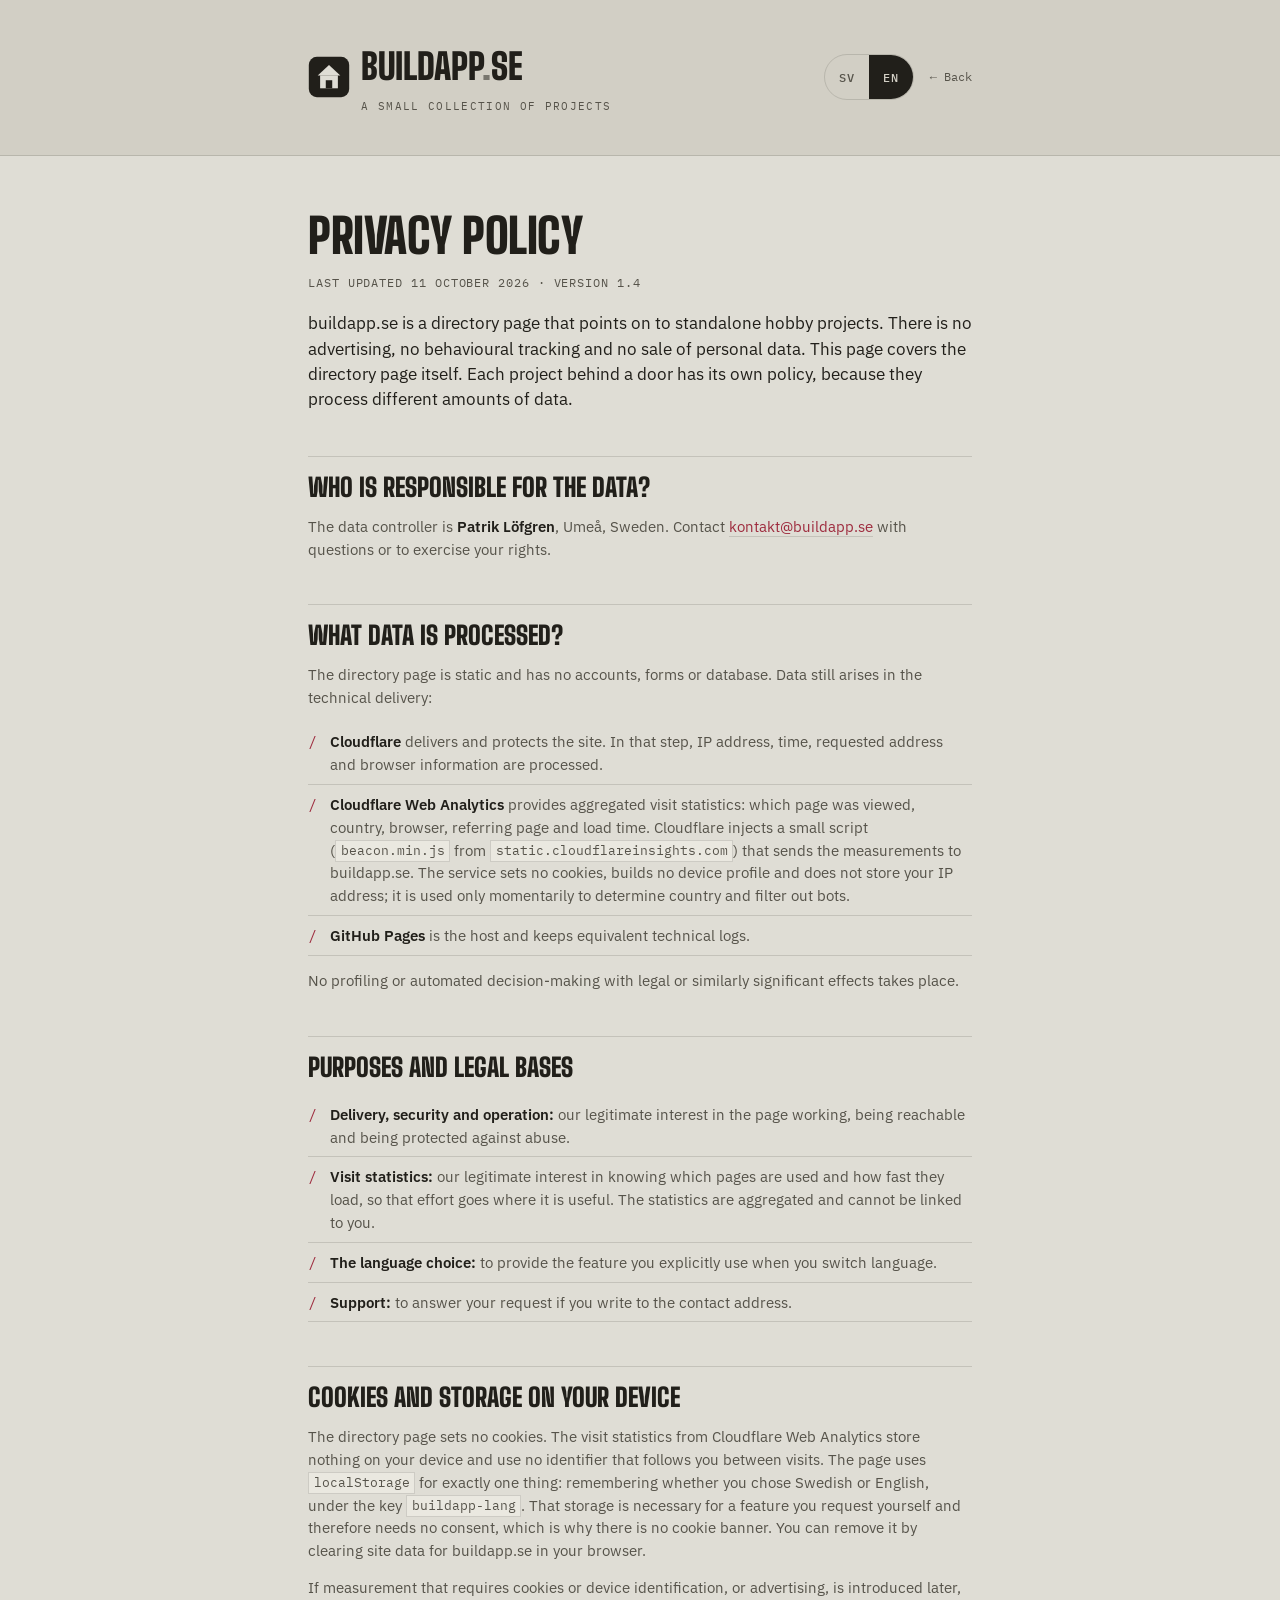
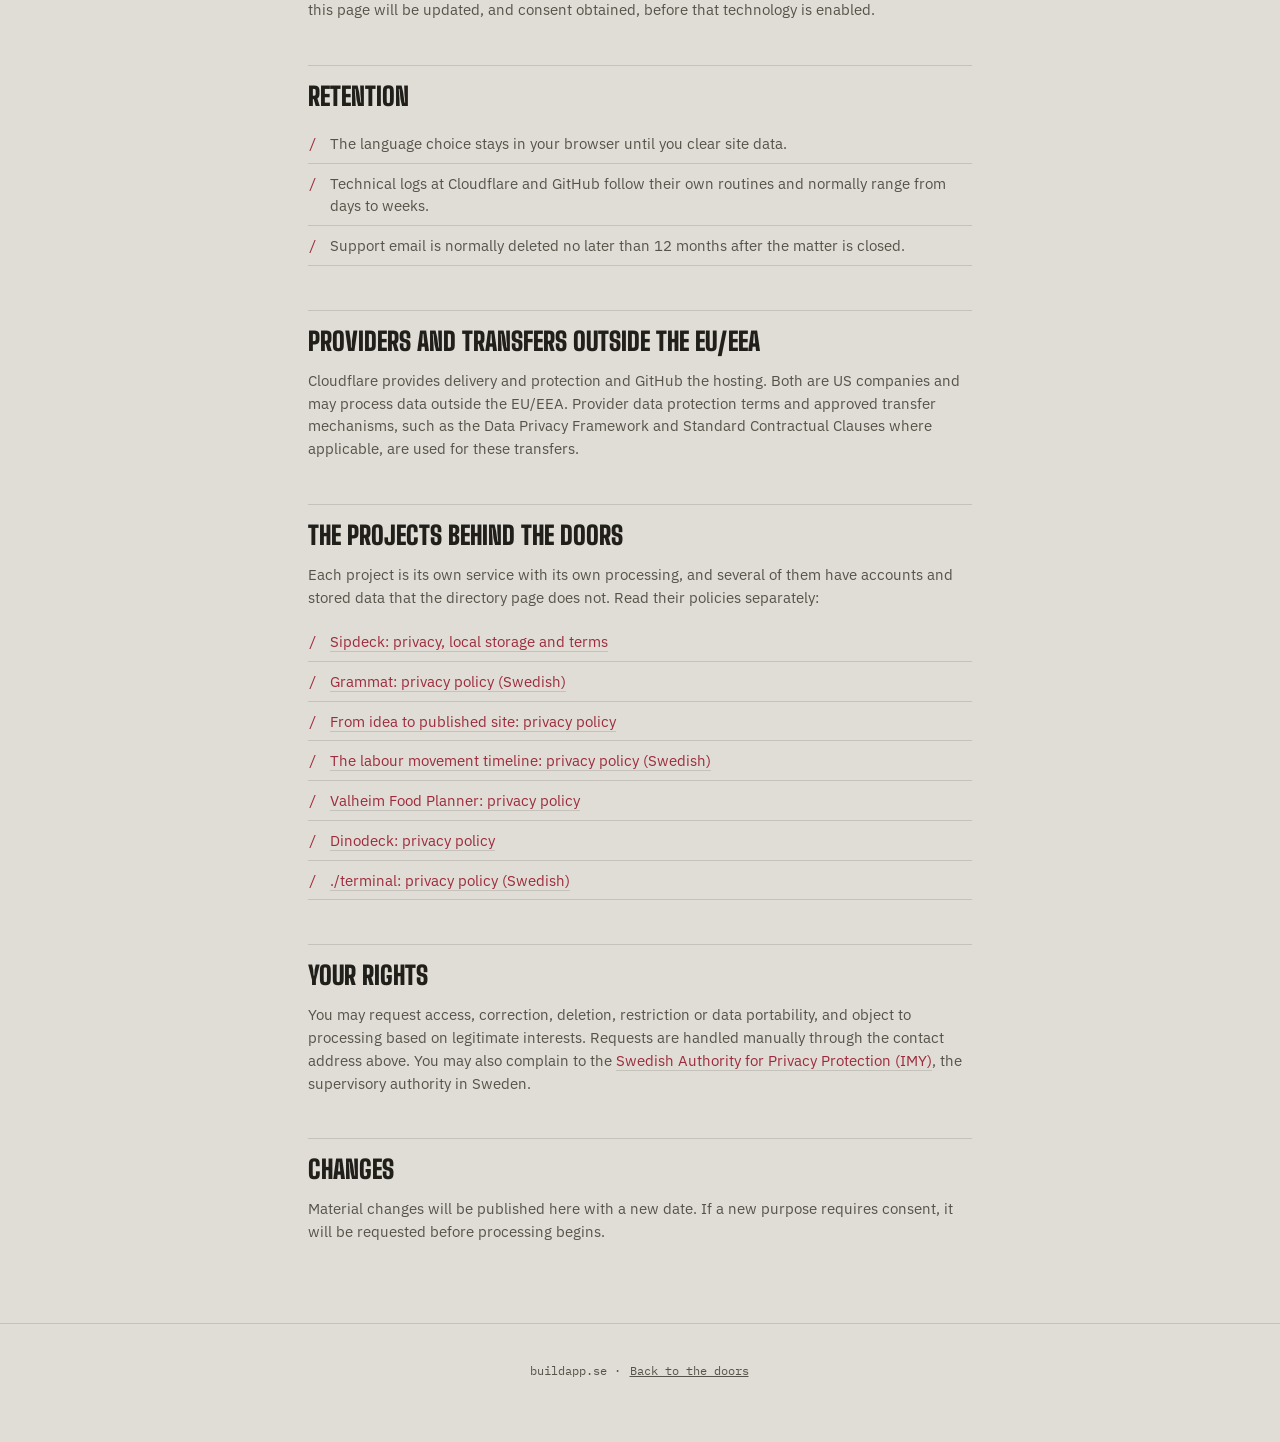
<file: integritet.html>
<!doctype html>
<html lang="sv">
<head>
<meta charset="UTF-8">
<meta name="viewport" content="width=device-width, initial-scale=1.0">
<title>Integritetspolicy | buildapp.se</title>
<meta name="description" content="Hur buildapp.se behandlar personuppgifter: vad som samlas in när du besöker katalogsidan, varför, hur länge och vilka rättigheter du har.">
<link rel="canonical" href="https://buildapp.se/integritet.html">
<link rel="icon" type="image/svg+xml" href="/favicon.svg">
<link rel="icon" type="image/png" sizes="32x32" href="/assets/icon-32.png">
<link rel="apple-touch-icon" href="/assets/icon-192.png">

<meta property="og:type" content="website">
<meta property="og:site_name" content="buildapp.se">
<meta property="og:title" content="Integritetspolicy | buildapp.se">
<meta property="og:description" content="Hur buildapp.se behandlar personuppgifter: vad som samlas in när du besöker katalogsidan, varför, hur länge och vilka rättigheter du har.">
<meta property="og:url" content="https://buildapp.se/integritet.html">
<meta property="og:image" content="https://buildapp.se/assets/og-image.png">
<meta property="og:image:width" content="1200">
<meta property="og:image:height" content="630">
<meta property="og:image:type" content="image/png">
<meta property="og:locale" content="sv_SE">
<meta name="twitter:card" content="summary_large_image">
<meta name="twitter:title" content="Integritetspolicy | buildapp.se">
<meta name="twitter:description" content="Hur buildapp.se behandlar personuppgifter: vad som samlas in när du besöker katalogsidan, varför, hur länge och vilka rättigheter du har.">
<meta name="twitter:image" content="https://buildapp.se/assets/og-image.png">

<link rel="preload" href="/assets/fonts/big-shoulders-display.woff2" as="font" type="font/woff2" crossorigin>
<link rel="preload" href="/assets/fonts/ibm-plex-sans.woff2" as="font" type="font/woff2" crossorigin>
<style>
/* Egenhostade typsnitt (latin), SIL OFL 1.1. Inline i stället för en länk till assets/fonts.css (en renderblockerande begäran mindre); håll i takt med den filen, som og.source.html använder. */
@font-face{font-family:'Big Shoulders Display';font-style:normal;font-weight:700;font-display:swap;src:url(/assets/fonts/big-shoulders-display.woff2) format('woff2')}
@font-face{font-family:'Big Shoulders Display';font-style:normal;font-weight:900;font-display:swap;src:url(/assets/fonts/big-shoulders-display.woff2) format('woff2')}
@font-face{font-family:'IBM Plex Sans';font-style:normal;font-weight:400;font-display:swap;src:url(/assets/fonts/ibm-plex-sans.woff2) format('woff2')}
@font-face{font-family:'IBM Plex Sans';font-style:normal;font-weight:500;font-display:swap;src:url(/assets/fonts/ibm-plex-sans.woff2) format('woff2')}
@font-face{font-family:'IBM Plex Sans';font-style:normal;font-weight:600;font-display:swap;src:url(/assets/fonts/ibm-plex-sans.woff2) format('woff2')}
@font-face{font-family:'IBM Plex Mono';font-style:normal;font-weight:400;font-display:swap;src:url(/assets/fonts/ibm-plex-mono-400.woff2) format('woff2')}
@font-face{font-family:'IBM Plex Mono';font-style:normal;font-weight:500;font-display:swap;src:url(/assets/fonts/ibm-plex-mono-500.woff2) format('woff2')}
</style>
<style>
:root{
  --wall:#DFDDD5; --wall-2:#D2CFC5; --surface:#EAE8E0;
  --ink:#211F1A; --ink-2:#56534A; --line:rgba(33,31,26,.14);
  --accent:#9E2B3E;
  --font-display:'Big Shoulders Display',sans-serif;
  --font-body:'IBM Plex Sans',sans-serif;
  --font-mono:'IBM Plex Mono','Courier New',monospace;
}
@media (prefers-color-scheme: dark){
  :root{
    --wall:#18181A; --wall-2:#222224; --surface:#201F1F;
    --ink:#EDEAE2; --ink-2:#9C978A; --line:rgba(237,234,226,.14);
    --accent:#D97083;
  }
}
*,*::before,*::after{box-sizing:border-box;margin:0;padding:0}
body{background:var(--wall);color:var(--ink);font-family:var(--font-body);line-height:1.5;-webkit-font-smoothing:antialiased}
a{color:inherit}
:focus-visible{outline:2px solid var(--ink);outline-offset:3px}

.wrap{max-width:760px;margin:0 auto;padding-left:clamp(1.25rem,4vw,3rem);padding-right:clamp(1.25rem,4vw,3rem)}

/* Skylten är samma som på katalogsidan, så man vet att man är kvar i huset. */
.street-sign{background:var(--wall-2);border-bottom:1px solid var(--line)}
.sign-row{display:flex;flex-wrap:wrap;justify-content:space-between;align-items:center;gap:1rem;padding-top:clamp(1.5rem,4vw,2.5rem);padding-bottom:clamp(1.5rem,4vw,2.5rem)}
.brand{flex:1 1 min-content;max-width:max-content;display:flex;align-items:center;gap:.7em;text-decoration:none}
.brand-icon{flex-shrink:0;width:clamp(34px,6vw,42px);height:clamp(34px,6vw,42px)}
.wordmark{font-family:var(--font-display);font-weight:900;font-size:clamp(1.5rem,4vw,2.25rem);letter-spacing:-.01em;text-transform:uppercase}
.wordmark .dot{opacity:.5}
.eyebrow{display:block;font-family:var(--font-mono);font-size:.7rem;letter-spacing:.12em;text-transform:uppercase;color:var(--ink-2);margin-top:.35em}
.sign-right{display:flex;flex-wrap:wrap;align-items:center;gap:1rem;flex-shrink:0}
.lang-toggle{display:flex;border:1.5px solid var(--line);border-radius:100px;overflow:hidden;flex-shrink:0}
.lang-toggle button{background:transparent;border:0;cursor:pointer;padding:.4em .9em;min-height:44px;min-width:44px;font-family:var(--font-mono);font-size:.72rem;font-weight:500;letter-spacing:.06em;color:var(--ink-2)}
.lang-toggle button.active{background:var(--ink);color:var(--wall-2)}
@media (forced-colors: active){.lang-toggle button.active{forced-color-adjust:none;background:Highlight;color:HighlightText}}
.back{display:inline-flex;align-items:center;min-height:44px;font-family:var(--font-mono);font-size:.75rem;color:var(--ink-2);white-space:nowrap;text-decoration:underline;text-decoration-color:transparent;text-underline-offset:4px}
.back:hover{text-decoration-color:var(--accent);color:var(--accent)}

main{overflow-wrap:break-word;padding-top:clamp(2rem,6vw,3.5rem);padding-bottom:clamp(3rem,8vw,5rem)}
h1{font-family:var(--font-display);font-weight:900;font-size:clamp(2rem,6vw,3rem);text-transform:uppercase;line-height:1;letter-spacing:-.01em}
.meta{font-family:var(--font-mono);font-size:.72rem;letter-spacing:.08em;text-transform:uppercase;color:var(--ink-2);margin-top:.9rem}
h2{font-family:var(--font-display);font-weight:800;font-size:clamp(1.2rem,3.4vw,1.6rem);text-transform:uppercase;line-height:1.1;
   margin-top:2.75rem;padding-top:1rem;border-top:1px solid var(--line)}
h3{font-size:.95rem;font-weight:600;margin-top:1.5rem;color:var(--ink)}
p{margin-top:.85rem;color:var(--ink-2);font-size:.95rem}
p.lede{color:var(--ink);font-size:1.05rem;margin-top:1.25rem}
ul{margin-top:.85rem;list-style:none}
li{position:relative;padding:.5rem 0 .5rem 1.4rem;border-bottom:1px solid var(--line);color:var(--ink-2);font-size:.95rem}
li::before{content:'/';position:absolute;left:0;font-family:var(--font-mono);color:var(--accent)}
strong{color:var(--ink);font-weight:600}
code{font-family:var(--font-mono);font-size:.85em;background:var(--surface);padding:.1em .35em;border:1px solid var(--line)}
main a{color:var(--accent);text-decoration:none;border-bottom:1px solid var(--line)}
main a:hover{border-color:var(--accent)}

.street-foot{padding-top:1.5rem;padding-bottom:3rem;font-family:var(--font-mono);font-size:.75rem;color:var(--ink-2);text-align:center;border-top:1px solid var(--line)}
.street-foot a{display:inline-block;padding:14px 2px}
</style>
</head>
<body>

<header class="street-sign">
  <div class="wrap sign-row">
    <a class="brand" href="/">
      <svg class="brand-icon" viewBox="0 0 52 52" aria-hidden="true">
        <rect x="1" y="1" width="50" height="50" rx="10" fill="var(--ink)"/>
        <polygon points="26,11 40,24 12,24" fill="var(--wall)"/>
        <rect x="15" y="24" width="22" height="16" fill="var(--wall)"/>
        <rect x="22" y="30" width="8" height="10" fill="var(--ink)"/>
      </svg>
      <div>
        <span class="wordmark">buildapp<span class="dot">.</span>se</span>
        <span class="eyebrow" data-sv="en samling småprojekt" data-en="a small collection of projects">en samling småprojekt</span>
      </div>
    </a>
    <div class="sign-right">
      <div class="lang-toggle" role="group" aria-label="Språk / Language">
        <button type="button" data-lang="sv">SV</button>
        <button type="button" data-lang="en">EN</button>
      </div>
      <a class="back" href="/" data-sv="&larr; Tillbaka" data-en="&larr; Back">&larr; Tillbaka</a>
    </div>
  </div>
</header>

<main class="wrap">

<div lang="sv" data-doc="sv">
  <h1>Integritetspolicy</h1>
  <p class="meta">Senast uppdaterad 11 oktober 2026 &middot; Version 1.4</p>

  <p class="lede">buildapp.se är en katalogsida som pekar vidare till fristående hobbyprojekt. Här finns inga annonser, ingen beteendespårning och ingen försäljning av personuppgifter. Den här sidan gäller själva katalogsidan. Varje projekt bakom en dörr har en egen policy, eftersom de behandlar olika mycket.</p>

  <h2>Vem ansvarar för uppgifterna?</h2>
  <p>Personuppgiftsansvarig är <strong>Patrik Löfgren</strong>, Umeå, Sverige. Kontakta <a href="mailto:kontakt@buildapp.se">kontakt@buildapp.se</a> för frågor eller för att använda dina rättigheter.</p>

  <h2>Vilka uppgifter behandlas?</h2>
  <p>Katalogsidan är statisk och har varken konton, formulär eller databas. Uppgifter uppstår ändå i den tekniska leveransen:</p>
  <ul>
    <li><strong>Cloudflare</strong> levererar och skyddar sajten. I det ledet behandlas IP-adress, tidpunkt, efterfrågad adress och webbläsarinformation.</li>
    <li><strong>Cloudflare Web Analytics</strong> ger aggregerad besöksstatistik: vilken sida som visats, land, webbläsare, hänvisande sida och laddningstid. Cloudflare lägger in ett litet skript (<code>beacon.min.js</code> från <code>static.cloudflareinsights.com</code>) som skickar mätvärdena till buildapp.se. Tjänsten sätter inga cookies, skapar ingen enhetsprofil och sparar inte din IP-adress; den används bara i stunden för att avgöra land och sålla bort robotar.</li>
    <li><strong>GitHub Pages</strong> är webbhotellet och för motsvarande tekniska loggar.</li>
  </ul>
  <p>Ingen profilering och inget automatiserat beslutsfattande med rättsliga eller liknande betydande effekter sker.</p>

  <h2>Varför och med vilken rättslig grund?</h2>
  <ul>
    <li><strong>Leverans, säkerhet och drift:</strong> berättigat intresse av att sidan fungerar, är nåbar och skyddad mot missbruk.</li>
    <li><strong>Besöksstatistik:</strong> berättigat intresse av att veta vilka sidor som används och hur snabbt de laddar, så att arbetet kan läggas där det gör nytta. Statistiken är aggregerad och kan inte kopplas till dig.</li>
    <li><strong>Språkvalet:</strong> för att tillhandahålla den funktion du uttryckligen använder när du byter språk.</li>
    <li><strong>Support:</strong> för att besvara din begäran om du skriver till kontaktadressen.</li>
  </ul>

  <h2>Cookies och lagring på din enhet</h2>
  <p>Katalogsidan sätter inga cookies. Besöksstatistiken från Cloudflare Web Analytics lagrar ingenting på din enhet och använder ingen identifierare som följer dig mellan besök. Sidan använder <code>localStorage</code> till exakt en sak: att komma ihåg om du valt svenska eller engelska, under nyckeln <code>buildapp-lang</code>. Den lagringen är nödvändig för en funktion du själv begär och kräver därför inget samtycke, vilket är anledningen till att det inte finns någon cookiebanner. Du tar bort den genom att rensa webbplatsdata för buildapp.se i webbläsaren.</p>
  <p>Om mätning som kräver cookies eller enhetsidentifiering, eller annonsering, införs senare uppdateras den här sidan, och samtycke hämtas in, innan tekniken aktiveras.</p>

  <h2>Lagringstid</h2>
  <ul>
    <li>Språkvalet ligger kvar i din webbläsare tills du rensar webbplatsdata.</li>
    <li>Tekniska loggar hos Cloudflare och GitHub styrs av deras egna rutiner och rör sig normalt om dagar till veckor.</li>
    <li>Supportmejl raderas normalt senast 12 månader efter att ärendet avslutats.</li>
  </ul>

  <h2>Leverantörer och överföring utanför EU/EES</h2>
  <p>Cloudflare tillhandahåller leverans och skydd och GitHub webbhotellet. Båda är amerikanska bolag och kan behandla uppgifter utanför EU/EES. För dessa överföringar tillämpas leverantörernas dataskyddsvillkor och godkända överföringsmekanismer, exempelvis Data Privacy Framework och standardavtalsklausuler där de är tillämpliga.</p>

  <h2>Projekten bakom dörrarna</h2>
  <p>Varje projekt är en egen tjänst med egen behandling, och flera av dem har konton och sparad data som katalogsidan inte har. Läs deras policyer separat:</p>
  <ul>
    <li><a href="/sipdeck/info.html">Sipdeck: integritet, lokal lagring och villkor</a></li>
    <li><a href="/grammat/integritet.html">Grammat: integritetspolicy</a></li>
    <li><a href="/ai/integritet.html">Från idé till publicerad sida: integritetspolicy</a></li>
    <li><a href="/tidslinje/integritet.html">Arbetarrörelsens tidslinje: integritetspolicy</a></li>
    <li><a href="/valheim/privacy.html">Valheim Food Planner: integritetspolicy (engelska)</a></li>
    <li><a href="/dinodeck/integritet.html">Dinodeck: integritetspolicy</a></li>
    <li><a href="/terminal/integritet.html">./terminal: integritetspolicy</a></li>
  </ul>

  <h2>Dina rättigheter</h2>
  <p>Du kan begära tillgång, rättelse, radering, begränsning eller dataportabilitet, och invända mot behandling som grundas på berättigat intresse. Begäran hanteras manuellt via kontaktadressen ovan. Du har också rätt att klaga hos <a href="https://www.imy.se/" rel="external noopener" target="_blank">Integritetsskyddsmyndigheten (IMY)</a>, som är tillsynsmyndighet i Sverige.</p>

  <h2>Ändringar</h2>
  <p>Väsentliga ändringar publiceras här med nytt datum. Om ett nytt ändamål kräver samtycke hämtas det in innan behandlingen börjar.</p>
</div>

<div lang="en" data-doc="en" hidden>
  <h1>Privacy policy</h1>
  <p class="meta">Last updated 11 October 2026 &middot; Version 1.4</p>

  <p class="lede">buildapp.se is a directory page that points on to standalone hobby projects. There is no advertising, no behavioural tracking and no sale of personal data. This page covers the directory page itself. Each project behind a door has its own policy, because they process different amounts of data.</p>

  <h2>Who is responsible for the data?</h2>
  <p>The data controller is <strong>Patrik Löfgren</strong>, Umeå, Sweden. Contact <a href="mailto:kontakt@buildapp.se">kontakt@buildapp.se</a> with questions or to exercise your rights.</p>

  <h2>What data is processed?</h2>
  <p>The directory page is static and has no accounts, forms or database. Data still arises in the technical delivery:</p>
  <ul>
    <li><strong>Cloudflare</strong> delivers and protects the site. In that step, IP address, time, requested address and browser information are processed.</li>
    <li><strong>Cloudflare Web Analytics</strong> provides aggregated visit statistics: which page was viewed, country, browser, referring page and load time. Cloudflare injects a small script (<code>beacon.min.js</code> from <code>static.cloudflareinsights.com</code>) that sends the measurements to buildapp.se. The service sets no cookies, builds no device profile and does not store your IP address; it is used only momentarily to determine country and filter out bots.</li>
    <li><strong>GitHub Pages</strong> is the host and keeps equivalent technical logs.</li>
  </ul>
  <p>No profiling or automated decision-making with legal or similarly significant effects takes place.</p>

  <h2>Purposes and legal bases</h2>
  <ul>
    <li><strong>Delivery, security and operation:</strong> our legitimate interest in the page working, being reachable and being protected against abuse.</li>
    <li><strong>Visit statistics:</strong> our legitimate interest in knowing which pages are used and how fast they load, so that effort goes where it is useful. The statistics are aggregated and cannot be linked to you.</li>
    <li><strong>The language choice:</strong> to provide the feature you explicitly use when you switch language.</li>
    <li><strong>Support:</strong> to answer your request if you write to the contact address.</li>
  </ul>

  <h2>Cookies and storage on your device</h2>
  <p>The directory page sets no cookies. The visit statistics from Cloudflare Web Analytics store nothing on your device and use no identifier that follows you between visits. The page uses <code>localStorage</code> for exactly one thing: remembering whether you chose Swedish or English, under the key <code>buildapp-lang</code>. That storage is necessary for a feature you request yourself and therefore needs no consent, which is why there is no cookie banner. You can remove it by clearing site data for buildapp.se in your browser.</p>
  <p>If measurement that requires cookies or device identification, or advertising, is introduced later, this page will be updated, and consent obtained, before that technology is enabled.</p>

  <h2>Retention</h2>
  <ul>
    <li>The language choice stays in your browser until you clear site data.</li>
    <li>Technical logs at Cloudflare and GitHub follow their own routines and normally range from days to weeks.</li>
    <li>Support email is normally deleted no later than 12 months after the matter is closed.</li>
  </ul>

  <h2>Providers and transfers outside the EU/EEA</h2>
  <p>Cloudflare provides delivery and protection and GitHub the hosting. Both are US companies and may process data outside the EU/EEA. Provider data protection terms and approved transfer mechanisms, such as the Data Privacy Framework and Standard Contractual Clauses where applicable, are used for these transfers.</p>

  <h2>The projects behind the doors</h2>
  <p>Each project is its own service with its own processing, and several of them have accounts and stored data that the directory page does not. Read their policies separately:</p>
  <ul>
    <li><a href="/sipdeck/info.html">Sipdeck: privacy, local storage and terms</a></li>
    <li><a href="/grammat/integritet.html">Grammat: privacy policy (Swedish)</a></li>
    <li><a href="/ai/integritet.html">From idea to published site: privacy policy</a></li>
    <li><a href="/tidslinje/integritet.html">The labour movement timeline: privacy policy (Swedish)</a></li>
    <li><a href="/valheim/privacy.html">Valheim Food Planner: privacy policy</a></li>
    <li><a href="/dinodeck/integritet.html">Dinodeck: privacy policy</a></li>
    <li><a href="/terminal/integritet.html">./terminal: privacy policy (Swedish)</a></li>
  </ul>

  <h2>Your rights</h2>
  <p>You may request access, correction, deletion, restriction or data portability, and object to processing based on legitimate interests. Requests are handled manually through the contact address above. You may also complain to the <a href="https://www.imy.se/" rel="external noopener" target="_blank">Swedish Authority for Privacy Protection (IMY)</a>, the supervisory authority in Sweden.</p>

  <h2>Changes</h2>
  <p>Material changes will be published here with a new date. If a new purpose requires consent, it will be requested before processing begins.</p>
</div>

</main>

<footer class="street-foot">
  <div class="wrap">buildapp.se &middot; <a href="/" data-sv="Tillbaka till dörrarna" data-en="Back to the doors">Tillbaka till dörrarna</a></div>
</footer>

<script>
(function(){
  // Samma nyckel som katalogsidan, sa sprakvalet foljer med hit.
  var KEY = 'buildapp-lang';
  var buttons = document.querySelectorAll('.lang-toggle button');

  function apply(lang){
    document.documentElement.lang = lang;
    document.querySelectorAll('[data-doc]').forEach(function(el){
      el.hidden = el.getAttribute('data-doc') !== lang;
    });
    document.querySelectorAll('[data-sv]').forEach(function(el){
      el.textContent = lang === 'sv' ? el.getAttribute('data-sv') : el.getAttribute('data-en');
    });
    buttons.forEach(function(b){ var on = b.dataset.lang === lang; b.classList.toggle('active', on); b.setAttribute('aria-pressed', on ? 'true' : 'false'); });
  }

  // Back-knappen kan visa sidan ur bfcache, och en annan flik kan ha bytt språk: läs om valet då.
  function load(){
    var saved = null;
    try { saved = localStorage.getItem(KEY); } catch (e) {}
    if (saved !== 'sv' && saved !== 'en') saved = (navigator.language || 'sv').toLowerCase().indexOf('sv') === 0 ? 'sv' : 'en';
    apply(saved);
  }
  load();
  addEventListener('pageshow', function(e){ if (e.persisted) load(); });
  addEventListener('storage', load);

  document.querySelector('.lang-toggle').addEventListener('click', function(e){
    var btn = e.target.closest('button[data-lang]');
    if(!btn) return;
    try { localStorage.setItem(KEY, btn.dataset.lang); } catch (e) {}
    apply(btn.dataset.lang);
  });
})();
</script>

</body>
</html>
</file>
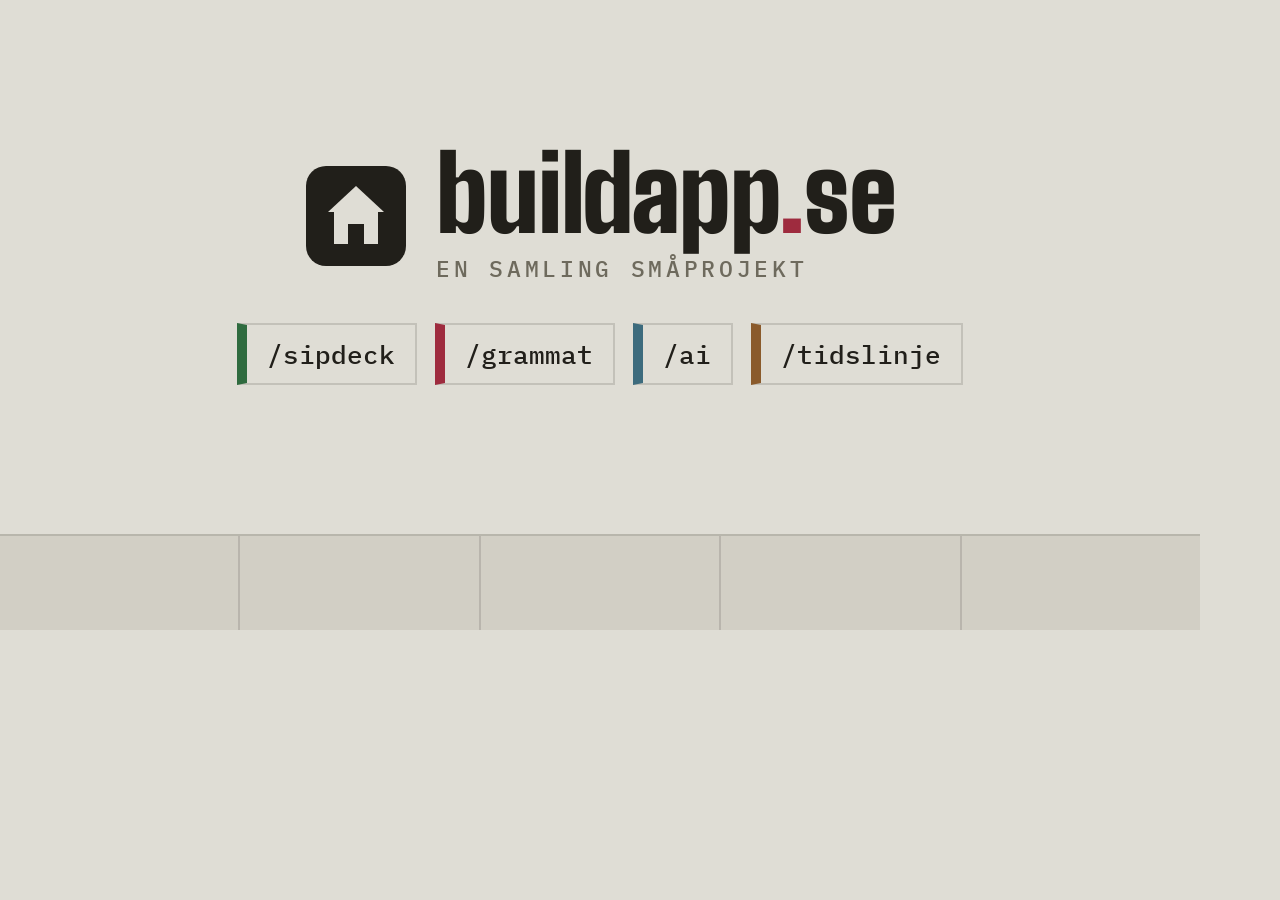
<file: og.source.html>
<!doctype html>
<!-- Source for /assets/og-image.png (1200x630).
     Rendera om med:  npx playwright screenshot --viewport-size=1200,630 og.source.html assets/og-image.png -->
<html lang="sv"><head><meta charset="utf-8">
<link rel="stylesheet" href="assets/fonts.css">
<style>
:root{--wall:#DFDDD5;--wall-2:#D2CFC5;--ink:#211F1A;--ink-2:#6E6A5D;--line:rgba(33,31,26,.14)}
*{margin:0;padding:0;box-sizing:border-box}
body{width:1200px;height:630px;background:var(--wall);font-family:'IBM Plex Sans',sans-serif;color:var(--ink);
  display:flex;flex-direction:column;justify-content:center;align-items:center;padding:0 84px 96px;position:relative;overflow:hidden}
/* trottoarband langst ner, som gatan pa sajten */
.street{position:absolute;left:0;right:0;bottom:0;height:96px;background:var(--wall-2);border-top:2px solid var(--line);display:flex}
.street span{flex:1;border-right:2px solid var(--line)}
.street span:last-child{border-right:0}
.brand{display:flex;align-items:center;gap:28px;margin-bottom:34px}
.brand svg{width:104px;height:104px;flex:none}
.wordmark{font-family:'Big Shoulders Display',sans-serif;font-weight:900;font-size:104px;line-height:.86;letter-spacing:-.01em}
.dot{color:#9E2B3E}
.eyebrow{font-family:'IBM Plex Mono',monospace;font-weight:500;font-size:23px;letter-spacing:.16em;text-transform:uppercase;color:var(--ink-2)}
.slugs{display:flex;gap:18px;margin-top:6px;position:relative;z-index:2}
.slugs b{font-family:'IBM Plex Mono',monospace;font-weight:500;font-size:26px;color:var(--ink);
  border:2px solid var(--line);border-left:10px solid var(--accent);
  padding:12px 20px;background:var(--wall)}
</style></head><body>
<div class="brand">
  <svg viewBox="0 0 52 52">
    <rect x="1" y="1" width="50" height="50" rx="10" fill="#211F1A"/>
    <polygon points="26,11 40,24 12,24" fill="#DFDDD5"/>
    <rect x="15" y="24" width="22" height="16" fill="#DFDDD5"/>
    <rect x="22" y="30" width="8" height="10" fill="#211F1A"/>
  </svg>
  <div>
    <div class="wordmark">buildapp<span class="dot">.</span>se</div>
    <div class="eyebrow" style="margin-top:14px">en samling småprojekt</div>
  </div>
</div>
<div class="slugs">
  <b style="--accent:#2F6B3F">/sipdeck</b>
  <b style="--accent:#9E2B3E">/grammat</b>
  <b style="--accent:#3D6B7D">/ai</b>
  <b style="--accent:#8A5A2B">/tidslinje</b>
</div>
<div class="street"><span></span><span></span><span></span><span></span><span></span></div>
</body></html>
</file>
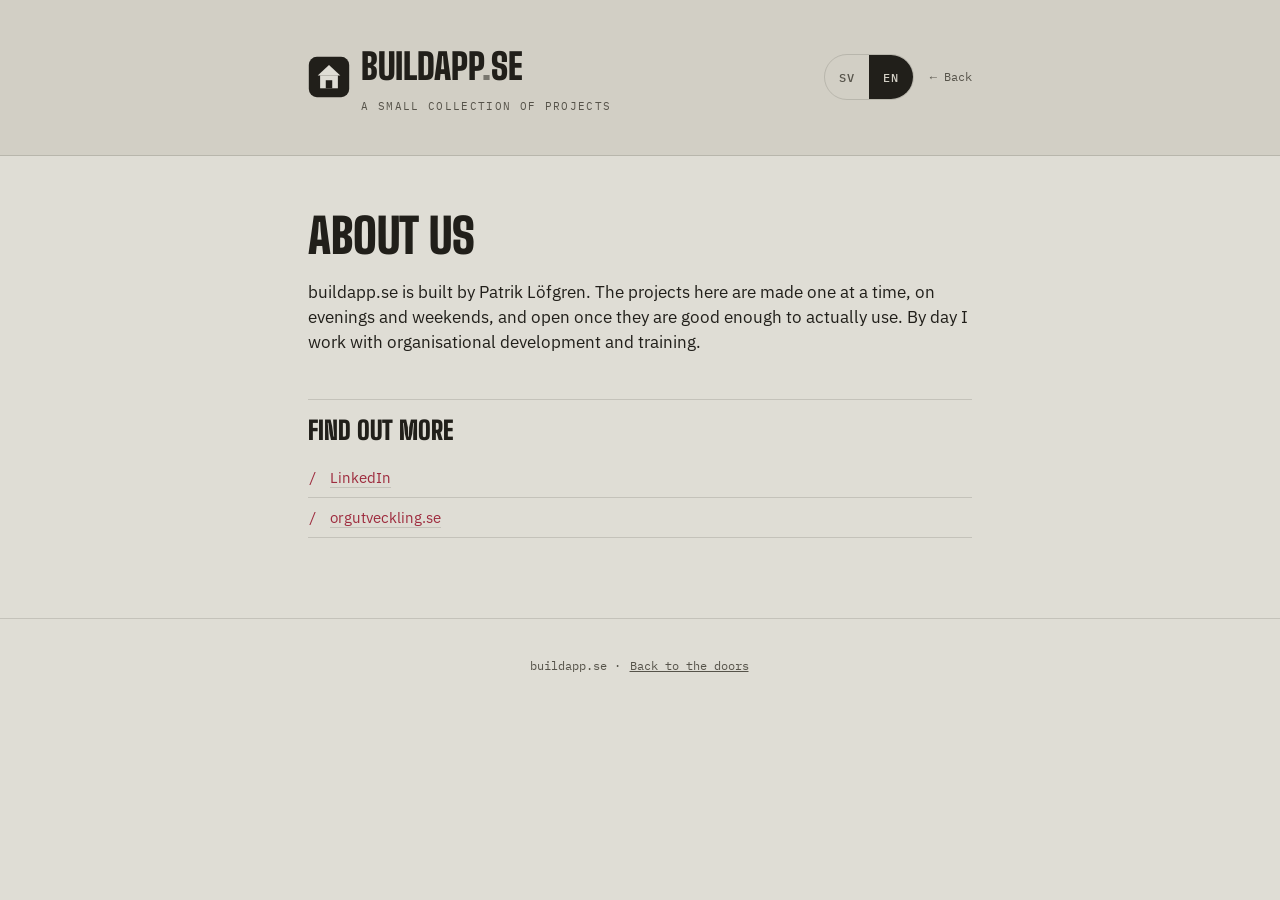
<file: om.html>
<!doctype html>
<html lang="sv">
<head>
<meta charset="UTF-8">
<meta name="viewport" content="width=device-width, initial-scale=1.0">
<title>Om oss | buildapp.se</title>
<meta name="description" content="Om buildapp.se: vem som bygger projekten och hur du hittar mer.">
<link rel="canonical" href="https://buildapp.se/om.html">
<link rel="icon" type="image/svg+xml" href="/favicon.svg">
<link rel="icon" type="image/png" sizes="32x32" href="/assets/icon-32.png">
<link rel="apple-touch-icon" href="/assets/icon-192.png">

<meta property="og:type" content="website">
<meta property="og:site_name" content="buildapp.se">
<meta property="og:title" content="Om oss | buildapp.se">
<meta property="og:description" content="Om buildapp.se: vem som bygger projekten och hur du hittar mer.">
<meta property="og:url" content="https://buildapp.se/om.html">
<meta property="og:image" content="https://buildapp.se/assets/og-image.png">
<meta property="og:image:width" content="1200">
<meta property="og:image:height" content="630">
<meta property="og:image:type" content="image/png">
<meta property="og:locale" content="sv_SE">
<meta name="twitter:card" content="summary_large_image">
<meta name="twitter:title" content="Om oss | buildapp.se">
<meta name="twitter:description" content="Om buildapp.se: vem som bygger projekten och hur du hittar mer.">
<meta name="twitter:image" content="https://buildapp.se/assets/og-image.png">

<link rel="preload" href="/assets/fonts/big-shoulders-display.woff2" as="font" type="font/woff2" crossorigin>
<link rel="preload" href="/assets/fonts/ibm-plex-sans.woff2" as="font" type="font/woff2" crossorigin>
<style>
/* Egenhostade typsnitt (latin), SIL OFL 1.1. Inline i stället för en länk till assets/fonts.css (en renderblockerande begäran mindre); håll i takt med den filen, som og.source.html använder. */
@font-face{font-family:'Big Shoulders Display';font-style:normal;font-weight:700;font-display:swap;src:url(/assets/fonts/big-shoulders-display.woff2) format('woff2')}
@font-face{font-family:'Big Shoulders Display';font-style:normal;font-weight:900;font-display:swap;src:url(/assets/fonts/big-shoulders-display.woff2) format('woff2')}
@font-face{font-family:'IBM Plex Sans';font-style:normal;font-weight:400;font-display:swap;src:url(/assets/fonts/ibm-plex-sans.woff2) format('woff2')}
@font-face{font-family:'IBM Plex Sans';font-style:normal;font-weight:500;font-display:swap;src:url(/assets/fonts/ibm-plex-sans.woff2) format('woff2')}
@font-face{font-family:'IBM Plex Sans';font-style:normal;font-weight:600;font-display:swap;src:url(/assets/fonts/ibm-plex-sans.woff2) format('woff2')}
@font-face{font-family:'IBM Plex Mono';font-style:normal;font-weight:400;font-display:swap;src:url(/assets/fonts/ibm-plex-mono-400.woff2) format('woff2')}
@font-face{font-family:'IBM Plex Mono';font-style:normal;font-weight:500;font-display:swap;src:url(/assets/fonts/ibm-plex-mono-500.woff2) format('woff2')}
</style>
<style>
:root{
  --wall:#DFDDD5; --wall-2:#D2CFC5; --surface:#EAE8E0;
  --ink:#211F1A; --ink-2:#56534A; --line:rgba(33,31,26,.14);
  --accent:#9E2B3E;
  --font-display:'Big Shoulders Display',sans-serif;
  --font-body:'IBM Plex Sans',sans-serif;
  --font-mono:'IBM Plex Mono','Courier New',monospace;
}
@media (prefers-color-scheme: dark){
  :root{
    --wall:#18181A; --wall-2:#222224; --surface:#201F1F;
    --ink:#EDEAE2; --ink-2:#9C978A; --line:rgba(237,234,226,.14);
    --accent:#D97083;
  }
}
*,*::before,*::after{box-sizing:border-box;margin:0;padding:0}
body{background:var(--wall);color:var(--ink);font-family:var(--font-body);line-height:1.5;-webkit-font-smoothing:antialiased}
a{color:inherit}
:focus-visible{outline:2px solid var(--ink);outline-offset:3px}

.wrap{max-width:760px;margin:0 auto;padding-left:clamp(1.25rem,4vw,3rem);padding-right:clamp(1.25rem,4vw,3rem)}

/* Skylten är samma som på katalogsidan, så man vet att man är kvar i huset. */
.street-sign{background:var(--wall-2);border-bottom:1px solid var(--line)}
.sign-row{display:flex;flex-wrap:wrap;justify-content:space-between;align-items:center;gap:1rem;padding-top:clamp(1.5rem,4vw,2.5rem);padding-bottom:clamp(1.5rem,4vw,2.5rem)}
.brand{flex:1 1 min-content;max-width:max-content;display:flex;align-items:center;gap:.7em;text-decoration:none}
.brand-icon{flex-shrink:0;width:clamp(34px,6vw,42px);height:clamp(34px,6vw,42px)}
.wordmark{font-family:var(--font-display);font-weight:900;font-size:clamp(1.5rem,4vw,2.25rem);letter-spacing:-.01em;text-transform:uppercase}
.wordmark .dot{opacity:.5}
.eyebrow{display:block;font-family:var(--font-mono);font-size:.7rem;letter-spacing:.12em;text-transform:uppercase;color:var(--ink-2);margin-top:.35em}
.sign-right{display:flex;flex-wrap:wrap;align-items:center;gap:1rem;flex-shrink:0}
.lang-toggle{display:flex;border:1.5px solid var(--line);border-radius:100px;overflow:hidden;flex-shrink:0}
.lang-toggle button{background:transparent;border:0;cursor:pointer;padding:.4em .9em;min-height:44px;min-width:44px;font-family:var(--font-mono);font-size:.72rem;font-weight:500;letter-spacing:.06em;color:var(--ink-2)}
.lang-toggle button.active{background:var(--ink);color:var(--wall-2)}
@media (forced-colors: active){.lang-toggle button.active{forced-color-adjust:none;background:Highlight;color:HighlightText}}
.back{display:inline-flex;align-items:center;min-height:44px;font-family:var(--font-mono);font-size:.75rem;color:var(--ink-2);white-space:nowrap;text-decoration:underline;text-decoration-color:transparent;text-underline-offset:4px}
.back:hover{text-decoration-color:var(--accent);color:var(--accent)}

main{overflow-wrap:break-word;padding-top:clamp(2rem,6vw,3.5rem);padding-bottom:clamp(3rem,8vw,5rem)}
h1{font-family:var(--font-display);font-weight:900;font-size:clamp(2rem,6vw,3rem);text-transform:uppercase;line-height:1;letter-spacing:-.01em}
.meta{font-family:var(--font-mono);font-size:.72rem;letter-spacing:.08em;text-transform:uppercase;color:var(--ink-2);margin-top:.9rem}
h2{font-family:var(--font-display);font-weight:800;font-size:clamp(1.2rem,3.4vw,1.6rem);text-transform:uppercase;line-height:1.1;
   margin-top:2.75rem;padding-top:1rem;border-top:1px solid var(--line)}
h3{font-size:.95rem;font-weight:600;margin-top:1.5rem;color:var(--ink)}
p{margin-top:.85rem;color:var(--ink-2);font-size:.95rem}
p.lede{color:var(--ink);font-size:1.05rem;margin-top:1.25rem}
ul{margin-top:.85rem;list-style:none}
li{position:relative;padding:.5rem 0 .5rem 1.4rem;border-bottom:1px solid var(--line);color:var(--ink-2);font-size:.95rem}
li::before{content:'/';position:absolute;left:0;font-family:var(--font-mono);color:var(--accent)}
strong{color:var(--ink);font-weight:600}
code{font-family:var(--font-mono);font-size:.85em;background:var(--surface);padding:.1em .35em;border:1px solid var(--line)}
main a{color:var(--accent);text-decoration:none;border-bottom:1px solid var(--line)}
main a:hover{border-color:var(--accent)}

.street-foot{padding-top:1.5rem;padding-bottom:3rem;font-family:var(--font-mono);font-size:.75rem;color:var(--ink-2);text-align:center;border-top:1px solid var(--line)}
.street-foot a{display:inline-block;padding:14px 2px}
</style>
</head>
<body>

<header class="street-sign">
  <div class="wrap sign-row">
    <a class="brand" href="/">
      <svg class="brand-icon" viewBox="0 0 52 52" aria-hidden="true">
        <rect x="1" y="1" width="50" height="50" rx="10" fill="var(--ink)"/>
        <polygon points="26,11 40,24 12,24" fill="var(--wall)"/>
        <rect x="15" y="24" width="22" height="16" fill="var(--wall)"/>
        <rect x="22" y="30" width="8" height="10" fill="var(--ink)"/>
      </svg>
      <div>
        <span class="wordmark">buildapp<span class="dot">.</span>se</span>
        <span class="eyebrow" data-sv="en samling småprojekt" data-en="a small collection of projects">en samling småprojekt</span>
      </div>
    </a>
    <div class="sign-right">
      <div class="lang-toggle" role="group" aria-label="Språk / Language">
        <button type="button" data-lang="sv">SV</button>
        <button type="button" data-lang="en">EN</button>
      </div>
      <a class="back" href="/" data-sv="&larr; Tillbaka" data-en="&larr; Back">&larr; Tillbaka</a>
    </div>
  </div>
</header>

<main class="wrap">

<div lang="sv" data-doc="sv">
  <h1>Om oss</h1>
  <p class="lede">Bakom buildapp.se står Patrik Löfgren. Projekten här byggs ett i taget, på kvällar och helger, och öppnas när de är bra nog att användas på riktigt. Till vardags jobbar jag med organisationsutveckling och utbildning.</p>
  <h2>Hitta mer</h2>
  <ul>
    <li><a href="https://www.linkedin.com/in/patrik-l%C3%B6fgren/" rel="external noopener" target="_blank">LinkedIn</a></li>
    <li><a href="https://orgutveckling.se" rel="external noopener" target="_blank">orgutveckling.se</a></li>
  </ul>
</div>

<div lang="en" data-doc="en" hidden>
  <h1>About us</h1>
  <p class="lede">buildapp.se is built by Patrik Löfgren. The projects here are made one at a time, on evenings and weekends, and open once they are good enough to actually use. By day I work with organisational development and training.</p>
  <h2>Find out more</h2>
  <ul>
    <li><a href="https://www.linkedin.com/in/patrik-l%C3%B6fgren/" rel="external noopener" target="_blank">LinkedIn</a></li>
    <li><a href="https://orgutveckling.se" rel="external noopener" target="_blank">orgutveckling.se</a></li>
  </ul>
</div>

</main>

<footer class="street-foot">
  <div class="wrap">buildapp.se &middot; <a href="/" data-sv="Tillbaka till dörrarna" data-en="Back to the doors">Tillbaka till dörrarna</a></div>
</footer>

<script>
(function(){
  // Samma nyckel som katalogsidan, sa sprakvalet foljer med hit.
  var KEY = 'buildapp-lang';
  var buttons = document.querySelectorAll('.lang-toggle button');

  function apply(lang){
    document.documentElement.lang = lang;
    document.querySelectorAll('[data-doc]').forEach(function(el){
      el.hidden = el.getAttribute('data-doc') !== lang;
    });
    document.querySelectorAll('[data-sv]').forEach(function(el){
      el.textContent = lang === 'sv' ? el.getAttribute('data-sv') : el.getAttribute('data-en');
    });
    buttons.forEach(function(b){ var on = b.dataset.lang === lang; b.classList.toggle('active', on); b.setAttribute('aria-pressed', on ? 'true' : 'false'); });
  }

  // Back-knappen kan visa sidan ur bfcache, och en annan flik kan ha bytt språk: läs om valet då.
  function load(){
    var saved = null;
    try { saved = localStorage.getItem(KEY); } catch (e) {}
    if (saved !== 'sv' && saved !== 'en') saved = (navigator.language || 'sv').toLowerCase().indexOf('sv') === 0 ? 'sv' : 'en';
    apply(saved);
  }
  load();
  addEventListener('pageshow', function(e){ if (e.persisted) load(); });
  addEventListener('storage', load);

  document.querySelector('.lang-toggle').addEventListener('click', function(e){
    var btn = e.target.closest('button[data-lang]');
    if(!btn) return;
    try { localStorage.setItem(KEY, btn.dataset.lang); } catch (e) {}
    apply(btn.dataset.lang);
  });
})();
</script>

</body>
</html>
</file>
<file: assets/fonts.css>
/* Egenhostade typsnitt (latin), samma filer som Google Fonts levererade. SIL OFL 1.1. */
@font-face{font-family:'Big Shoulders Display';font-style:normal;font-weight:700;font-display:swap;src:url(fonts/big-shoulders-display.woff2) format('woff2')}
@font-face{font-family:'Big Shoulders Display';font-style:normal;font-weight:900;font-display:swap;src:url(fonts/big-shoulders-display.woff2) format('woff2')}
@font-face{font-family:'IBM Plex Sans';font-style:normal;font-weight:400;font-display:swap;src:url(fonts/ibm-plex-sans.woff2) format('woff2')}
@font-face{font-family:'IBM Plex Sans';font-style:normal;font-weight:500;font-display:swap;src:url(fonts/ibm-plex-sans.woff2) format('woff2')}
@font-face{font-family:'IBM Plex Sans';font-style:normal;font-weight:600;font-display:swap;src:url(fonts/ibm-plex-sans.woff2) format('woff2')}
@font-face{font-family:'IBM Plex Mono';font-style:normal;font-weight:400;font-display:swap;src:url(fonts/ibm-plex-mono-400.woff2) format('woff2')}
@font-face{font-family:'IBM Plex Mono';font-style:normal;font-weight:500;font-display:swap;src:url(fonts/ibm-plex-mono-500.woff2) format('woff2')}
</file>
